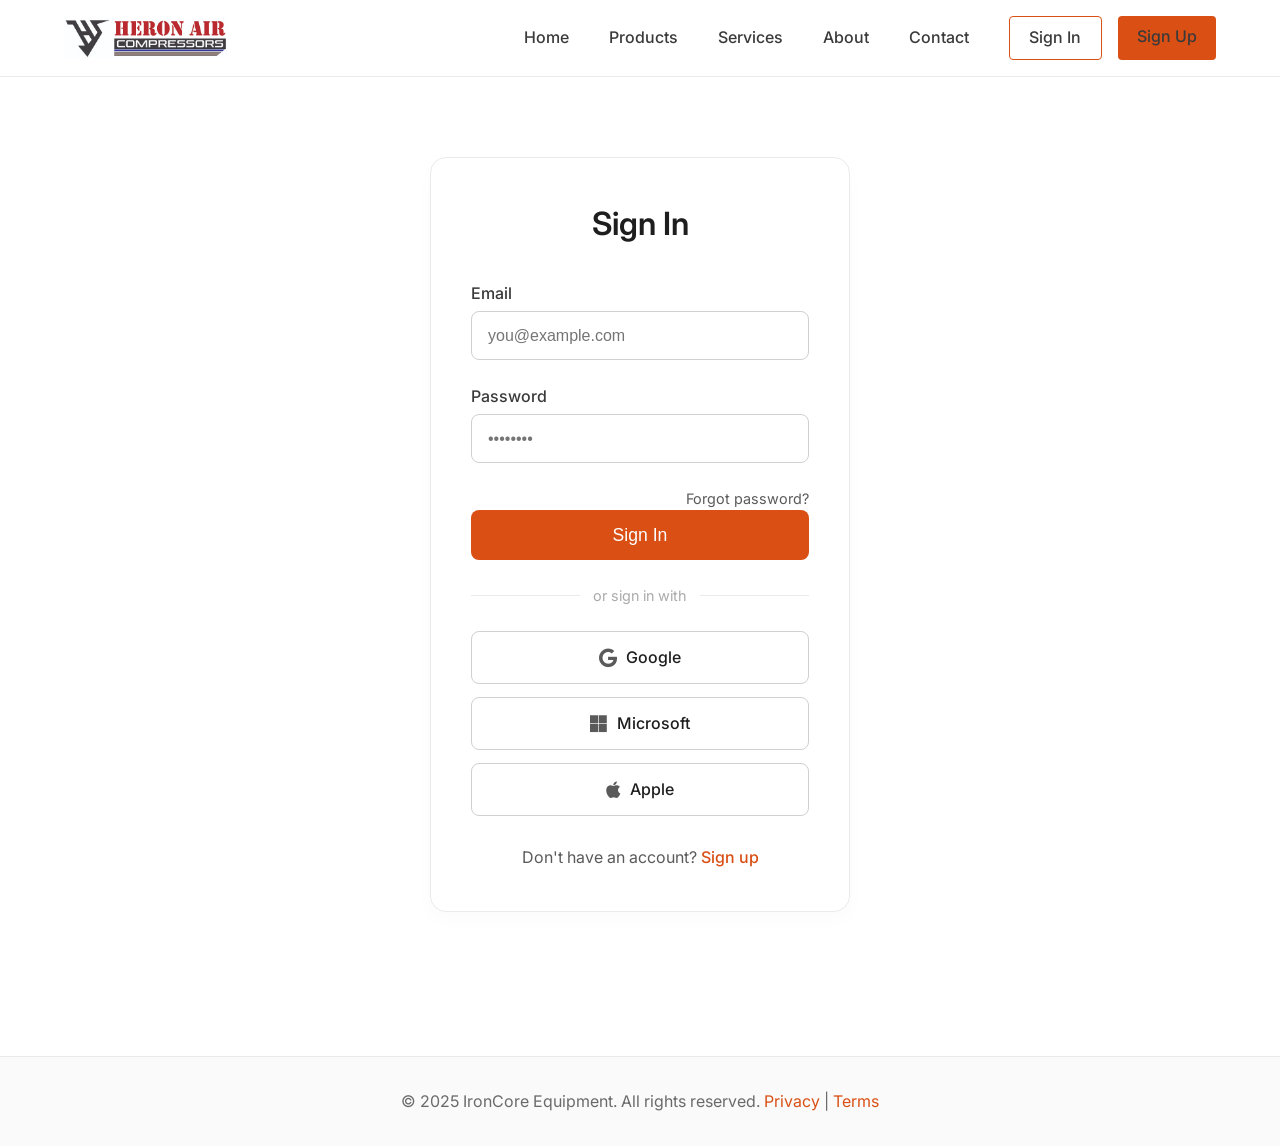
<file: signin.html>
<!DOCTYPE html>
<html lang="en">
<head>
  <meta charset="UTF-8">
  <meta name="viewport" content="width=device-width, initial-scale=1.0">
  <title>Sign In | Heron Air</title>
  <link rel="stylesheet" href="minimal.css">
  <link rel="stylesheet" href="https://cdnjs.cloudflare.com/ajax/libs/font-awesome/6.0.0-beta3/css/all.min.css">
  <link href="https://fonts.googleapis.com/css2?family=Inter:wght@400;500;600;700&display=swap" rel="stylesheet">
</head>
<body>
  <header>
    <nav>
      <div class="logo">
        <img src="heron-air-compressors.jpg" alt="IronCore Equipment" class="logo-img">
      </div>
      <button class="menu-toggle" aria-label="Menu"><i class="fas fa-bars"></i></button>
      <div class="nav-links">
        <a href="index.html">Home</a>
        <a href="#">Products</a>
        <a href="#">Services</a>
        <a href="#">About</a>
        <a href="#">Contact</a>
        <div class="auth-buttons">
          <a href="signin.html" class="btn-outline">Sign In</a>
          <a href="signup.html" class="btn-solid">Sign Up</a>
        </div>
      </div>
    </nav>
  </header>

  <main>
    <div class="form-container">
      <h2>Sign In</h2>
      <form>
        <div class="form-group">
          <label for="email">Email</label>
          <input type="email" id="email" placeholder="you@example.com" required>
        </div>
        <div class="form-group">
          <label for="password">Password</label>
          <input type="password" id="password" placeholder="••••••••" required>
        </div>
        <div class="forgot-password">
          <a href="#">Forgot password?</a>
        </div>
        <button type="submit" class="btn-solid">Sign In</button>
      </form>

      <div class="social-divider">
        <span>or sign in with</span>
      </div>

      <div class="social-buttons">
        <a href="#" class="btn-social"><i class="fab fa-google"></i> Google</a>
        <a href="#" class="btn-social"><i class="fab fa-microsoft"></i> Microsoft</a>
        <a href="#" class="btn-social"><i class="fab fa-apple"></i> Apple</a>
      </div>

      <div class="form-footer">
        Don't have an account? <a href="signup.html">Sign up</a>
      </div>
    </div>
  </main>

  <footer>
    <p>&copy; 2025 IronCore Equipment. All rights reserved. <a href="#">Privacy</a> | <a href="#">Terms</a></p>
  </footer>

  <script src="script.js"></script>
</body>
</html>
</file>
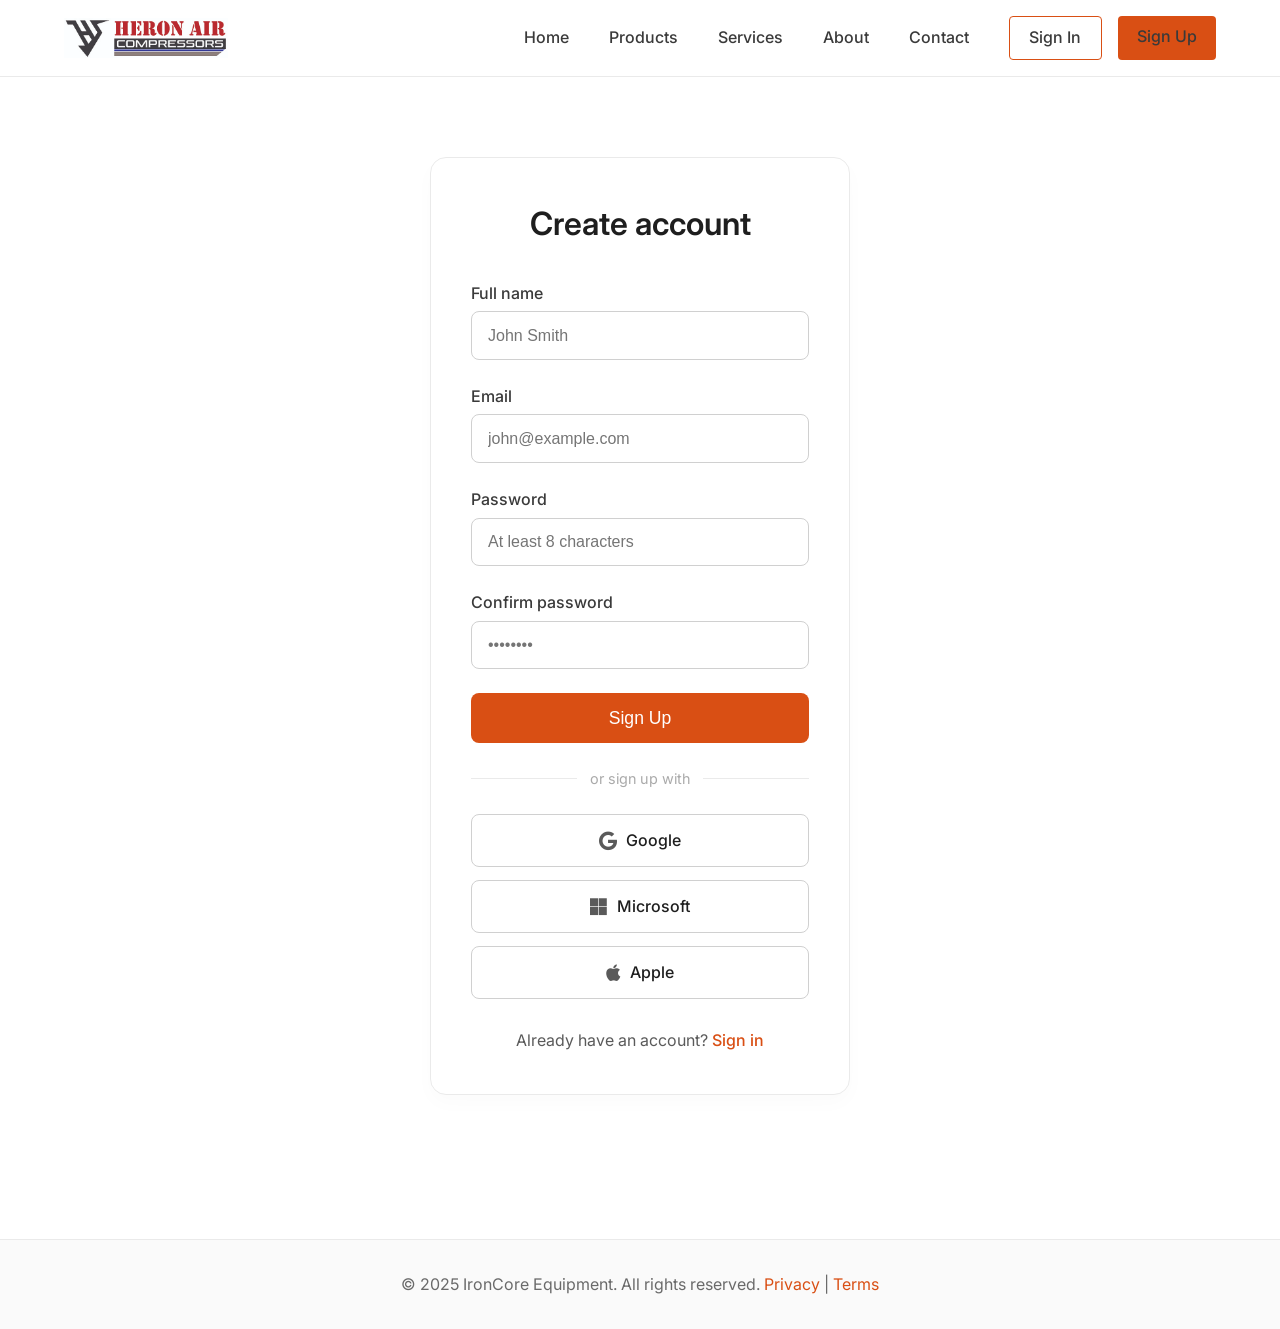
<file: signup.html>
<!DOCTYPE html>
<html lang="en">
<head>
  <meta charset="UTF-8">
  <meta name="viewport" content="width=device-width, initial-scale=1.0">
  <title>Sign Up | Heron Air</title>
  <link rel="stylesheet" href="minimal.css">
  <link rel="stylesheet" href="https://cdnjs.cloudflare.com/ajax/libs/font-awesome/6.0.0-beta3/css/all.min.css">
  <link href="https://fonts.googleapis.com/css2?family=Inter:wght@400;500;600;700&display=swap" rel="stylesheet">
</head>
<body>
  <header>
    <nav>
      <div class="logo">
        <img src="heron-air-compressors.jpg" alt="IronCore Equipment" class="logo-img">
      </div>
      <button class="menu-toggle" aria-label="Menu"><i class="fas fa-bars"></i></button>
      <div class="nav-links">
        <a href="index.html">Home</a>
        <a href="#">Products</a>
        <a href="#">Services</a>
        <a href="#">About</a>
        <a href="#">Contact</a>
        <div class="auth-buttons">
          <a href="signin.html" class="btn-outline">Sign In</a>
          <a href="signup.html" class="btn-solid">Sign Up</a>
        </div>
      </div>
    </nav>
  </header>

  <main>
    <div class="form-container">
      <h2>Create account</h2>
      <form>
        <div class="form-group">
          <label for="name">Full name</label>
          <input type="text" id="name" placeholder="John Smith" required>
        </div>
        <div class="form-group">
          <label for="email">Email</label>
          <input type="email" id="email" placeholder="john@example.com" required>
        </div>
        <div class="form-group">
          <label for="password">Password</label>
          <input type="password" id="password" placeholder="At least 8 characters" required>
        </div>
        <div class="form-group">
          <label for="confirm-password">Confirm password</label>
          <input type="password" id="confirm-password" placeholder="••••••••" required>
        </div>
        <button type="submit" class="btn-solid">Sign Up</button>
      </form>

      <div class="social-divider">
        <span>or sign up with</span>
      </div>

      <div class="social-buttons">
        <a href="#" class="btn-social"><i class="fab fa-google"></i> Google</a>
        <a href="#" class="btn-social"><i class="fab fa-microsoft"></i> Microsoft</a>
        <a href="#" class="btn-social"><i class="fab fa-apple"></i> Apple</a>
      </div>

      <div class="form-footer">
        Already have an account? <a href="signin.html">Sign in</a>
      </div>
    </div>
  </main>

  <footer>
    <p>&copy; 2025 IronCore Equipment. All rights reserved. <a href="#">Privacy</a> | <a href="#">Terms</a></p>
  </footer>

  <script src="script.js"></script>
</body>
</html>
</file>
<file: minimal.css>
/* minimal.css - updated with mobile menu & animations */
* {
  margin: 0;
  padding: 0;
  box-sizing: border-box;
}

body {
  font-family: 'Inter', -apple-system, BlinkMacSystemFont, 'Segoe UI', Roboto, Helvetica, Arial, sans-serif;
  background: #ffffff;
  color: #1e1e1e;
  line-height: 1.6;
  overflow-x: hidden;
}

/* Header */
header {
  background: rgba(255, 255, 255, 0.98);
  backdrop-filter: blur(8px);
  border-bottom: 1px solid #eaeaea;
  padding: 1rem 5%;
  position: sticky;
  top: 0;
  z-index: 100;
  transition: background 0.3s, box-shadow 0.3s;
}

header.scrolled {
  background: rgba(255, 255, 255, 0.95);
  box-shadow: 0 4px 20px rgba(0, 0, 0, 0.03);
}

nav {
  display: flex;
  justify-content: space-between;
  align-items: center;
  flex-wrap: wrap;
}

.logo {
  font-size: 1.8rem;
  font-weight: 700;
  letter-spacing: -0.5px;
  color: #1e1e1e;
}

.logo span {
  color: #d94f14;
}

/* Desktop navigation */
.nav-links {
  display: flex;
  gap: 2.5rem;
  align-items: center;
  flex-wrap: wrap;
}

.nav-links a {
  color: #3a3a3a;
  text-decoration: none;
  font-weight: 500;
  transition: color 0.2s;
}

.nav-links a:hover {
  color: #d94f14;
}

.auth-buttons {
  display: flex;
  gap: 1rem;
}

.btn-outline {
  border: 1px solid #d94f14;
  color: #d94f14;
  padding: 0.5rem 1.2rem;
  border-radius: 4px;
  text-decoration: none;
  font-weight: 500;
  transition: background 0.2s, color 0.2s, transform 0.2s;
}

.btn-outline:hover {
  background: #d94f14;
  color: #ffffff;
  transform: translateY(-2px);
}

.btn-solid {
  background: #d94f14;
  color: #ffffff;
  padding: 0.5rem 1.2rem;
  border-radius: 4px;
  text-decoration: none;
  font-weight: 500;
  transition: background 0.2s, transform 0.2s;
}

.btn-solid:hover {
  background: #b33e0f;
  transform: translateY(-2px);
}

/* Mobile menu button */
.menu-toggle {
  display: none;
  background: none;
  border: none;
  font-size: 1.8rem;
  color: #1e1e1e;
  cursor: pointer;
  transition: color 0.2s;
}

.menu-toggle:hover {
  color: #d94f14;
}

/* Responsive navigation */
@media (max-width: 768px) {
  .menu-toggle {
    display: block;
  }

  .nav-links {
    position: fixed;
    top: 70px;
    left: 0;
    width: 100%;
    background: white;
    flex-direction: column;
    align-items: center;
    gap: 1.5rem;
    padding: 2rem 1rem;
    box-shadow: 0 10px 20px rgba(0,0,0,0.05);
    transform: translateY(-150%);
    opacity: 0;
    transition: transform 0.4s ease, opacity 0.3s;
    pointer-events: none;
    border-bottom: 1px solid #eaeaea;
    z-index: 99;
  }

  .nav-links.active {
    transform: translateY(0);
    opacity: 1;
    pointer-events: auto;
  }

  .auth-buttons {
    flex-direction: column;
    width: 100%;
    align-items: center;
  }

  .btn-outline, .btn-solid {
    width: 80%;
    text-align: center;
  }
}

/* Main */
main {
  padding: 2rem 5%;
  min-height: 70vh;
}

/* Hero */
.hero {
  display: flex;
  flex-direction: column;
  align-items: center;
  text-align: center;
  padding: 5rem 1rem;
  background: #fafafa;
  border-radius: 16px;
  margin-bottom: 4rem;
}

.hero h1 {
  font-size: clamp(2.8rem, 8vw, 4.5rem);
  font-weight: 700;
  line-height: 1.1;
  max-width: 900px;
  margin-bottom: 1.5rem;
  color: #1e1e1e;
}

.hero p {
  font-size: clamp(1.1rem, 3vw, 1.4rem);
  max-width: 650px;
  margin-bottom: 2.5rem;
  color: #5a5a5a;
}

.hero .btn-solid {
  font-size: 1.2rem;
  padding: 0.9rem 2.5rem;
}

/* Section titles */
.section-title {
  font-size: 2.2rem;
  font-weight: 600;
  margin: 3rem 0 2rem;
  color: #1e1e1e;
  position: relative;
  display: inline-block;
}

.section-title::after {
  content: '';
  display: block;
  width: 60px;
  height: 3px;
  background: #d94f14;
  margin-top: 0.3rem;
}

/* Featured grid */
.featured-grid {
  display: grid;
  grid-template-columns: repeat(auto-fit, minmax(300px, 1fr));
  gap: 2rem;
  margin: 2rem 0 3rem;
}

.card {
  background: #ffffff;
  border: 1px solid #f0f0f0;
  border-radius: 12px;
  overflow: hidden;
  transition: transform 0.3s, box-shadow 0.3s;
  opacity: 0;
  transform: translateY(20px);
  animation: fadeUp 0.6s forwards;
}

.card:hover {
  transform: translateY(-6px) scale(1.02);
  box-shadow: 0 12px 24px rgba(0,0,0,0.05);
}

.card img {
  width: 100%;
  height: 220px;
  object-fit: cover;
  border-bottom: 1px solid #f0f0f0;
  transition: transform 0.4s;
}

.card:hover img {
  transform: scale(1.05);
}

.card-content {
  padding: 1.5rem;
}

.card-content h3 {
  font-size: 1.5rem;
  font-weight: 600;
  margin-bottom: 0.5rem;
  color: #1e1e1e;
}

.card-content p {
  color: #5a5a5a;
  margin-bottom: 1.2rem;
}

.card-content .btn-outline {
  display: inline-block;
  padding: 0.4rem 1.2rem;
  font-size: 0.95rem;
}

/* Services grid */
.services-grid {
  display: grid;
  grid-template-columns: repeat(auto-fit, minmax(220px, 1fr));
  gap: 2rem;
  margin: 2rem 0 3rem;
}

.service-item {
  background: #fafafa;
  border-radius: 12px;
  padding: 2rem 1.5rem;
  text-align: center;
  transition: background 0.3s, transform 0.3s;
  opacity: 0;
  transform: translateY(20px);
  animation: fadeUp 0.6s forwards;
}

.service-item:nth-child(2) { animation-delay: 0.1s; }
.service-item:nth-child(3) { animation-delay: 0.2s; }
.service-item:nth-child(4) { animation-delay: 0.3s; }

.service-item:hover {
  background: #f0f0f0;
  transform: translateY(-4px);
}

.service-item i {
  font-size: 2.5rem;
  color: #d94f14;
  margin-bottom: 1rem;
}

.service-item h3 {
  font-size: 1.3rem;
  font-weight: 600;
  margin-bottom: 0.5rem;
  color: #1e1e1e;
}

.service-item p {
  color: #5a5a5a;
  font-size: 0.95rem;
}

/* Forms */
.form-container {
  max-width: 420px;
  margin: 3rem auto;
  background: #ffffff;
  border: 1px solid #eaeaea;
  border-radius: 16px;
  padding: 2.5rem;
  box-shadow: 0 8px 20px rgba(0,0,0,0.02);
  opacity: 0;
  transform: translateY(20px);
  animation: fadeUp 0.6s forwards;
}

.form-container h2 {
  font-size: 2rem;
  font-weight: 600;
  text-align: center;
  margin-bottom: 2rem;
  color: #1e1e1e;
}

.form-group {
  margin-bottom: 1.5rem;
}

.form-group label {
  display: block;
  font-weight: 500;
  margin-bottom: 0.3rem;
  color: #3a3a3a;
}

.form-group input {
  width: 100%;
  padding: 0.9rem 1rem;
  border: 1px solid #d0d0d0;
  border-radius: 8px;
  font-size: 1rem;
  transition: border 0.2s, box-shadow 0.2s;
}

.form-group input:focus {
  outline: none;
  border-color: #d94f14;
  box-shadow: 0 0 0 3px rgba(217,79,20,0.1);
}

.form-container .btn-solid {
  width: 100%;
  padding: 0.9rem;
  font-size: 1.1rem;
  border: none;
  cursor: pointer;
  border-radius: 8px;
}

.form-footer {
  text-align: center;
  margin-top: 1.8rem;
  color: #5a5a5a;
}

.form-footer a {
  color: #d94f14;
  text-decoration: none;
  font-weight: 500;
}

.form-footer a:hover {
  text-decoration: underline;
}

/* Footer */
footer {
  background: #fafafa;
  border-top: 1px solid #eaeaea;
  text-align: center;
  padding: 2rem 5%;
  margin-top: 4rem;
  color: #6a6a6a;
}

footer a {
  color: #d94f14;
  text-decoration: none;
}

footer a:hover {
  text-decoration: underline;
}

/* Animations */
@keyframes fadeUp {
  to {
    opacity: 1;
    transform: translateY(0);
  }
}

/* Additional scroll reveal (will be controlled by JS) */
.fade-up {
  opacity: 0;
  transform: translateY(20px);
  transition: opacity 0.6s, transform 0.6s;
}

.fade-up.visible {
  opacity: 1;
  transform: translateY(0);
}

/* Additional styles for social buttons and stats */

.hero-stats {
  display: flex;
  justify-content: center;
  gap: 3rem;
  margin-top: 3rem;
  flex-wrap: wrap;
}

.stat-item {
  text-align: center;
}

.stat-number {
  font-size: 2.2rem;
  font-weight: 700;
  color: #d94f14;
  display: block;
  line-height: 1.2;
}

.stat-label {
  font-size: 0.9rem;
  color: #5a5a5a;
  text-transform: uppercase;
  letter-spacing: 1px;
}

.social-divider {
  display: flex;
  align-items: center;
  text-align: center;
  margin: 1.5rem 0;
  color: #aaa;
}

.social-divider::before,
.social-divider::after {
  content: '';
  flex: 1;
  border-bottom: 1px solid #eaeaea;
}

.social-divider span {
  padding: 0 0.8rem;
  font-size: 0.9rem;
}

.social-buttons {
  display: flex;
  flex-direction: column;
  gap: 0.8rem;
}

.btn-social {
  display: flex;
  align-items: center;
  justify-content: center;
  gap: 0.6rem;
  width: 100%;
  padding: 0.8rem;
  border: 1px solid #d0d0d0;
  border-radius: 8px;
  background: white;
  color: #1e1e1e;
  font-weight: 500;
  text-decoration: none;
  transition: background 0.2s, border-color 0.2s;
}

.btn-social i {
  font-size: 1.2rem;
  color: #5a5a5a;
}

.btn-social:hover {
  background: #f5f5f5;
  border-color: #d94f14;
}

.btn-social:hover i {
  color: #d94f14;
}

.forgot-password {
  display: block;
  text-align: right;
  font-size: 0.9rem;
  margin-top: 0.3rem;
}

.forgot-password a {
  color: #5a5a5a;
  text-decoration: none;
}

.forgot-password a:hover {
  color: #d94f14;
  text-decoration: underline;
}

/* Logo image styles */
.logo-img {
  height: 40px;  /* Adjust this value based on your logo size */
  width: auto;
  display: block;
}

/* If you want the logo to be responsive on mobile */
@media (max-width: 768px) {
  .logo-img {
    height: 32px;  /* Slightly smaller on mobile */
  }
}
</file>
